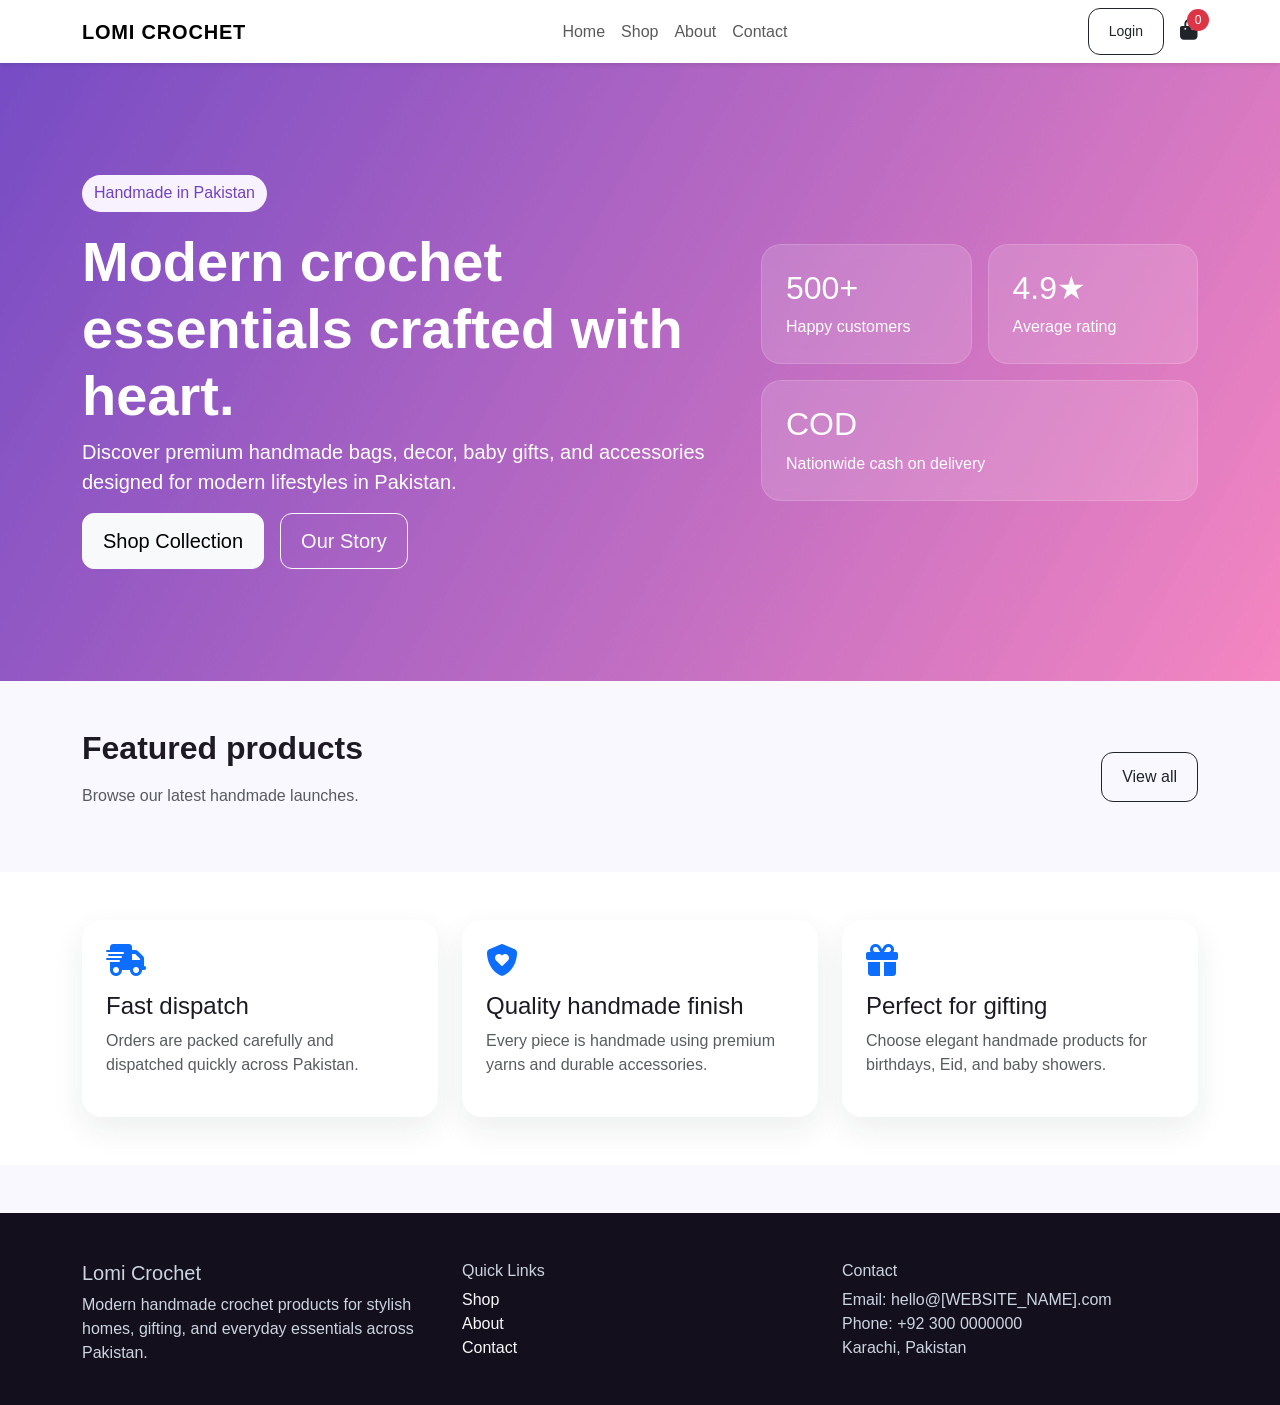
<file: index.html>
<!DOCTYPE html>
<html lang="en">
<head>
  <meta charset="UTF-8"><meta name="viewport" content="width=device-width, initial-scale=1.0">
  <title>Lomi Crochet | Modern Handmade Crafts</title>
  <meta name="description" content="Modern handmade crochet eCommerce website for Pakistan with PKR pricing, responsive shopping experience, and secure checkout.">
  <meta name="keywords" content="crochet, handmade, Pakistan, crafts, ecommerce, [PRODUCT_TYPE]">
  <link rel="stylesheet" href="https://cdn.jsdelivr.net/npm/bootstrap@5.3.3/dist/css/bootstrap.min.css">
  <link rel="stylesheet" href="https://cdnjs.cloudflare.com/ajax/libs/font-awesome/6.5.2/css/all.min.css">
  <link rel="stylesheet" href="css/style.css">
</head>
<body>
<nav class="navbar navbar-expand-lg navbar-light bg-white sticky-top shadow-sm"><div class="container"><a class="navbar-brand text-uppercase" href="index.html">Lomi Crochet</a><button class="navbar-toggler" type="button" data-bs-toggle="collapse" data-bs-target="#navMenu"><span class="navbar-toggler-icon"></span></button><div class="collapse navbar-collapse" id="navMenu"><ul class="navbar-nav mx-auto"><li class="nav-item"><a class="nav-link" href="index.html">Home</a></li><li class="nav-item"><a class="nav-link" href="shop.html">Shop</a></li><li class="nav-item"><a class="nav-link" href="about.html">About</a></li><li class="nav-item"><a class="nav-link" href="contact.html">Contact</a></li></ul><div class="d-flex gap-3 align-items-center"><a href="login.html" class="btn btn-outline-dark btn-sm">Login</a><a href="cart.html" class="position-relative text-dark text-decoration-none"><i class="fas fa-shopping-bag fs-5"></i><span class="cart-count position-absolute top-0 start-100 translate-middle">0</span></a></div></div></div></nav>
<header class="hero-section"><div class="container"><div class="row align-items-center g-5"><div class="col-lg-7"><span class="badge-soft mb-3 d-inline-block">Handmade in Pakistan</span><h1 class="display-4 fw-bold">Modern crochet essentials crafted with heart.</h1><p class="lead">Discover premium handmade bags, decor, baby gifts, and accessories designed for modern lifestyles in Pakistan.</p><div class="d-flex gap-3"><a href="shop.html" class="btn btn-light btn-lg">Shop Collection</a><a href="about.html" class="btn btn-outline-light btn-lg">Our Story</a></div></div><div class="col-lg-5"><div class="row g-3"><div class="col-6"><div class="hero-stat p-4"><h2>500+</h2><p class="mb-0">Happy customers</p></div></div><div class="col-6"><div class="hero-stat p-4"><h2>4.9★</h2><p class="mb-0">Average rating</p></div></div><div class="col-12"><div class="hero-stat p-4"><h2>COD</h2><p class="mb-0">Nationwide cash on delivery</p></div></div></div></div></div></div></header>
<section class="py-5"><div class="container"><div class="d-flex justify-content-between align-items-center mb-4"><div><h2 class="section-title">Featured products</h2><p class="text-muted">Browse our latest handmade launches.</p></div><a href="shop.html" class="btn btn-outline-dark">View all</a></div><div class="row g-4" id="featuredProducts"></div></div></section>
<section class="py-5 bg-white"><div class="container"><div class="row g-4"><div class="col-md-4"><div class="info-card p-4 h-100"><i class="fas fa-truck-fast fs-2 text-primary mb-3"></i><h4>Fast dispatch</h4><p class="text-muted">Orders are packed carefully and dispatched quickly across Pakistan.</p></div></div><div class="col-md-4"><div class="info-card p-4 h-100"><i class="fas fa-shield-heart fs-2 text-primary mb-3"></i><h4>Quality handmade finish</h4><p class="text-muted">Every piece is handmade using premium yarns and durable accessories.</p></div></div><div class="col-md-4"><div class="info-card p-4 h-100"><i class="fas fa-gift fs-2 text-primary mb-3"></i><h4>Perfect for gifting</h4><p class="text-muted">Choose elegant handmade products for birthdays, Eid, and baby showers.</p></div></div></div></div></section>
<footer class="footer pt-5 pb-4 mt-5"><div class="container"><div class="row g-4"><div class="col-lg-4"><h5>Lomi Crochet</h5><p>Modern handmade crochet products for stylish homes, gifting, and everyday essentials across Pakistan.</p></div><div class="col-lg-4"><h6>Quick Links</h6><ul class="list-unstyled"><li><a class="text-decoration-none text-light" href="shop.html">Shop</a></li><li><a class="text-decoration-none text-light" href="about.html">About</a></li><li><a class="text-decoration-none text-light" href="contact.html">Contact</a></li></ul></div><div class="col-lg-4"><h6>Contact</h6><p>Email: hello@[WEBSITE_NAME].com<br>Phone: +92 300 0000000<br>Karachi, Pakistan</p></div></div></div></footer>
<script src="https://code.jquery.com/jquery-3.7.1.min.js"></script><script src="https://cdn.jsdelivr.net/npm/bootstrap@5.3.3/dist/js/bootstrap.bundle.min.js"></script><script src="js/app.js"></script>
<script>$(function(){ $.getJSON('includes/api.php',{action:'products'},({products})=>{ $('#featuredProducts').html(products.slice(0,3).map(product=>`<div class="col-md-6 col-lg-4"><div class="product-card h-100"><img src="${product.image_url||'images/product-placeholder.svg'}" class="w-100 object-cover" alt="${product.name}"><div class="p-4"><span class="badge-soft">${product.category_name||'Craft'}</span><h5 class="mt-3">${product.name}</h5><p class="text-muted">${product.short_description||product.description.substring(0,90)}...</p><div class="d-flex justify-content-between align-items-center"><span class="price">${App.formatCurrency(product.price)}</span><a href="product.html?id=${product.id}" class="btn btn-primary btn-sm">Details</a></div></div></div></div>`).join('') || '<div class="col-12"><div class="alert alert-light">Add products from the admin panel to populate this section.</div></div>'); }); });</script>
</body></html>
</file>
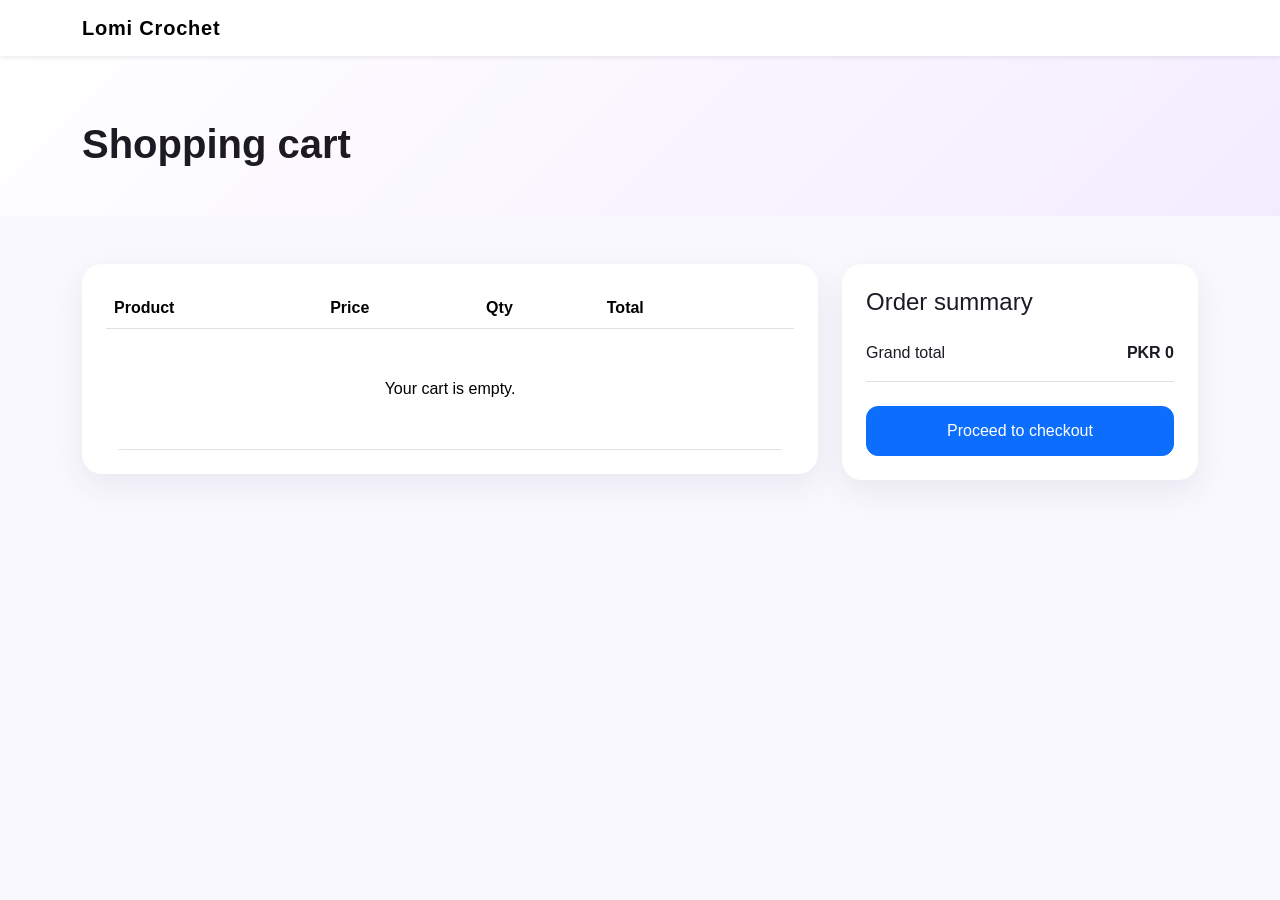
<file: cart.html>
<!DOCTYPE html><html lang="en"><head><meta charset="UTF-8"><meta name="viewport" content="width=device-width, initial-scale=1.0"><title>Your Cart | Lomi Crochet</title><link rel="stylesheet" href="https://cdn.jsdelivr.net/npm/bootstrap@5.3.3/dist/css/bootstrap.min.css"><link rel="stylesheet" href="css/style.css"></head><body><nav class="navbar navbar-expand-lg navbar-light bg-white sticky-top shadow-sm"><div class="container"><a class="navbar-brand" href="index.html">Lomi Crochet</a></div></nav><section class="page-header"><div class="container"><h1 class="display-6 fw-bold">Shopping cart</h1></div></section><section class="py-5"><div class="container"><div class="row g-4"><div class="col-lg-8"><div class="product-card p-4"><div class="table-responsive"><table class="table align-middle mb-0"><thead><tr><th>Product</th><th>Price</th><th>Qty</th><th>Total</th><th></th></tr></thead><tbody id="cartTable"></tbody></table></div></div></div><div class="col-lg-4"><div class="checkout-card p-4"><h4>Order summary</h4><div class="d-flex justify-content-between py-3 border-bottom"><span>Grand total</span><strong id="cartTotal">PKR 0</strong></div><a href="checkout.html" class="btn btn-primary w-100 mt-4">Proceed to checkout</a></div></div></div></div></section><script src="https://code.jquery.com/jquery-3.7.1.min.js"></script><script src="https://cdn.jsdelivr.net/npm/bootstrap@5.3.3/dist/js/bootstrap.bundle.min.js"></script><script src="js/app.js"></script><script src="js/cart.js"></script></body></html>
</file>
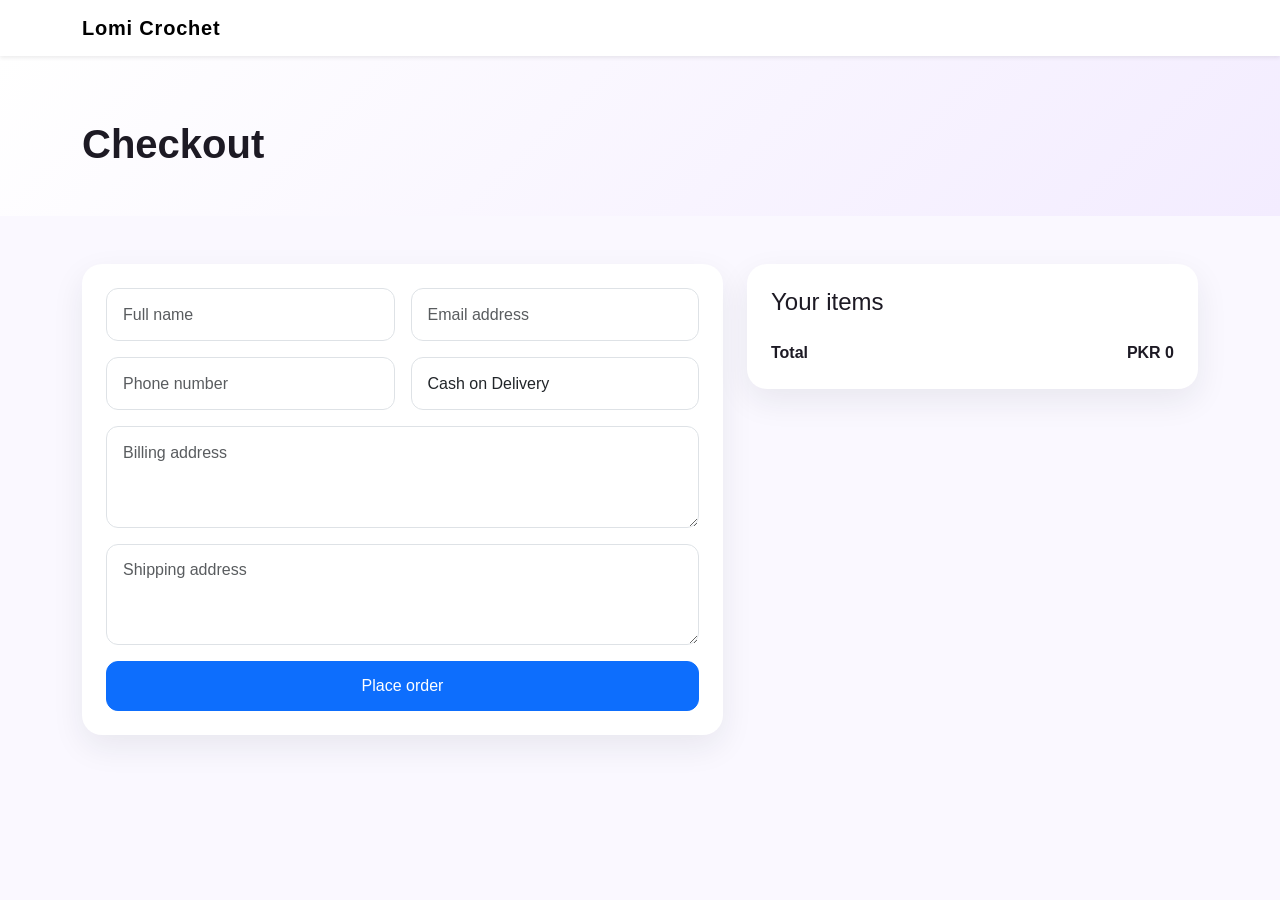
<file: checkout.html>
<!DOCTYPE html><html lang="en"><head><meta charset="UTF-8"><meta name="viewport" content="width=device-width, initial-scale=1.0"><title>Checkout | Lomi Crochet</title><link rel="stylesheet" href="https://cdn.jsdelivr.net/npm/bootstrap@5.3.3/dist/css/bootstrap.min.css"><link rel="stylesheet" href="css/style.css"></head><body><nav class="navbar navbar-expand-lg navbar-light bg-white sticky-top shadow-sm"><div class="container"><a class="navbar-brand" href="index.html">Lomi Crochet</a></div></nav><section class="page-header"><div class="container"><h1 class="display-6 fw-bold">Checkout</h1></div></section><section class="py-5"><div class="container"><div class="row g-4"><div class="col-lg-7"><div class="checkout-card p-4"><form id="checkoutForm" class="row g-3"><div class="col-md-6"><input name="name" class="form-control" placeholder="Full name" required></div><div class="col-md-6"><input type="email" name="email" class="form-control" placeholder="Email address" required></div><div class="col-md-6"><input name="phone" class="form-control" placeholder="Phone number" required></div><div class="col-md-6"><input class="form-control" value="Cash on Delivery" readonly></div><div class="col-12"><textarea name="billing_address" class="form-control" rows="3" placeholder="Billing address" required></textarea></div><div class="col-12"><textarea name="shipping_address" class="form-control" rows="3" placeholder="Shipping address" required></textarea></div><div class="col-12"><button class="btn btn-primary w-100">Place order</button></div></form></div></div><div class="col-lg-5"><div class="checkout-card p-4"><h4>Your items</h4><ul class="list-group list-group-flush mb-3" id="orderSummary"></ul><div class="d-flex justify-content-between"><strong>Total</strong><strong id="checkoutTotal">PKR 0</strong></div></div></div></div></div></section><script src="https://code.jquery.com/jquery-3.7.1.min.js"></script><script src="https://cdn.jsdelivr.net/npm/bootstrap@5.3.3/dist/js/bootstrap.bundle.min.js"></script><script src="js/app.js"></script><script src="js/checkout.js"></script></body></html>
</file>
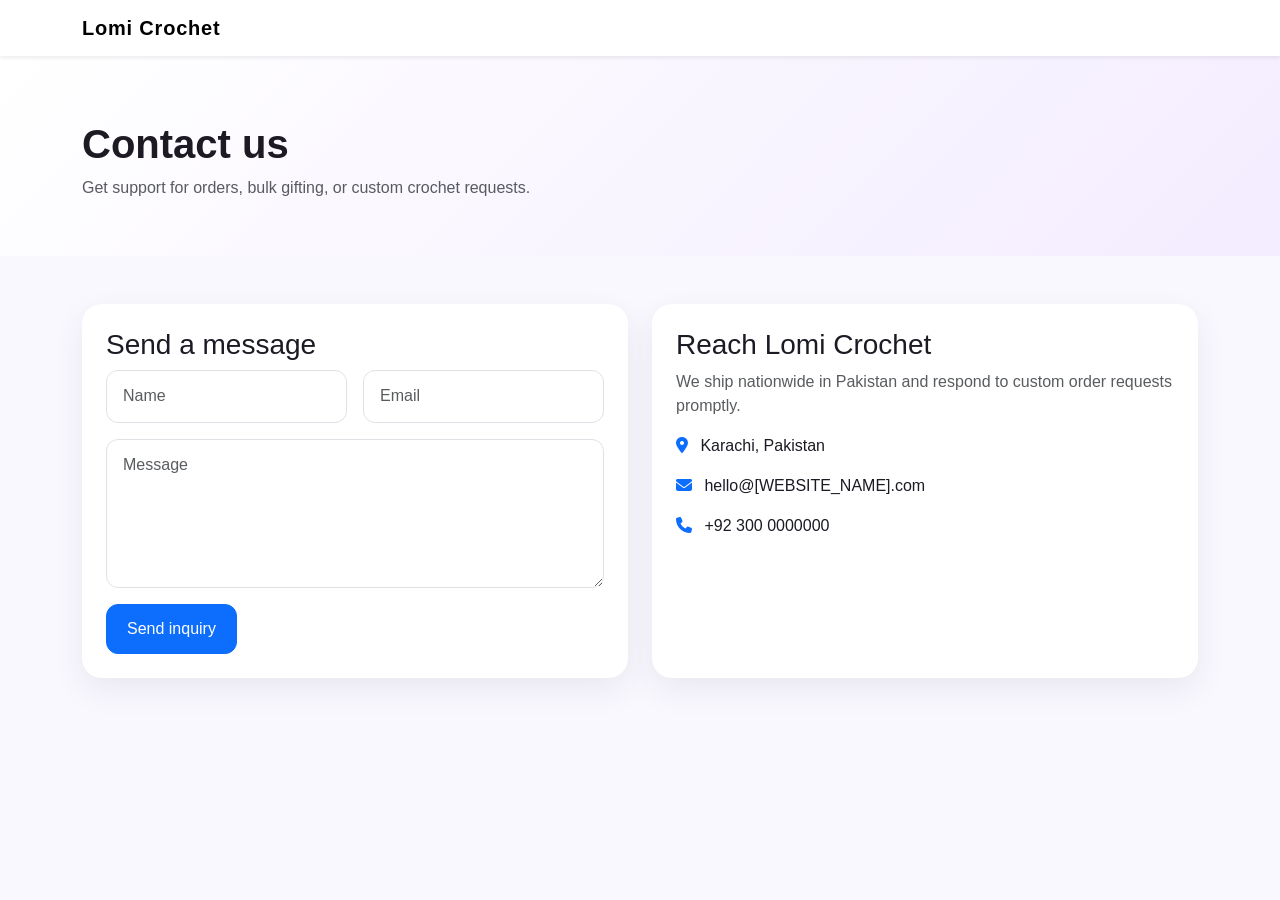
<file: contact.html>
<!DOCTYPE html><html lang="en"><head><meta charset="UTF-8"><meta name="viewport" content="width=device-width, initial-scale=1.0"><title>Contact | Lomi Crochet</title><link rel="stylesheet" href="https://cdn.jsdelivr.net/npm/bootstrap@5.3.3/dist/css/bootstrap.min.css"><link rel="stylesheet" href="https://cdnjs.cloudflare.com/ajax/libs/font-awesome/6.5.2/css/all.min.css"><link rel="stylesheet" href="css/style.css"></head><body><nav class="navbar navbar-expand-lg navbar-light bg-white shadow-sm"><div class="container"><a class="navbar-brand" href="index.html">Lomi Crochet</a></div></nav><section class="page-header"><div class="container"><h1 class="display-6 fw-bold">Contact us</h1><p class="text-muted">Get support for orders, bulk gifting, or custom crochet requests.</p></div></section><section class="py-5"><div class="container"><div class="row g-4"><div class="col-lg-6"><div class="checkout-card p-4"><h3>Send a message</h3><form class="row g-3"><div class="col-md-6"><input class="form-control" placeholder="Name"></div><div class="col-md-6"><input class="form-control" placeholder="Email"></div><div class="col-12"><textarea class="form-control" rows="5" placeholder="Message"></textarea></div><div class="col-12"><button type="button" class="btn btn-primary" onclick="App.toast('Message ready for backend integration.')">Send inquiry</button></div></form></div></div><div class="col-lg-6"><div class="info-card p-4 h-100"><h3>Reach Lomi Crochet</h3><p class="text-muted">We ship nationwide in Pakistan and respond to custom order requests promptly.</p><ul class="list-unstyled"><li class="mb-3"><i class="fas fa-location-dot text-primary me-2"></i> Karachi, Pakistan</li><li class="mb-3"><i class="fas fa-envelope text-primary me-2"></i> hello@[WEBSITE_NAME].com</li><li class="mb-3"><i class="fas fa-phone text-primary me-2"></i> +92 300 0000000</li></ul></div></div></div></div></section><script src="https://code.jquery.com/jquery-3.7.1.min.js"></script><script src="https://cdn.jsdelivr.net/npm/bootstrap@5.3.3/dist/js/bootstrap.bundle.min.js"></script><script src="js/app.js"></script></body></html>
</file>
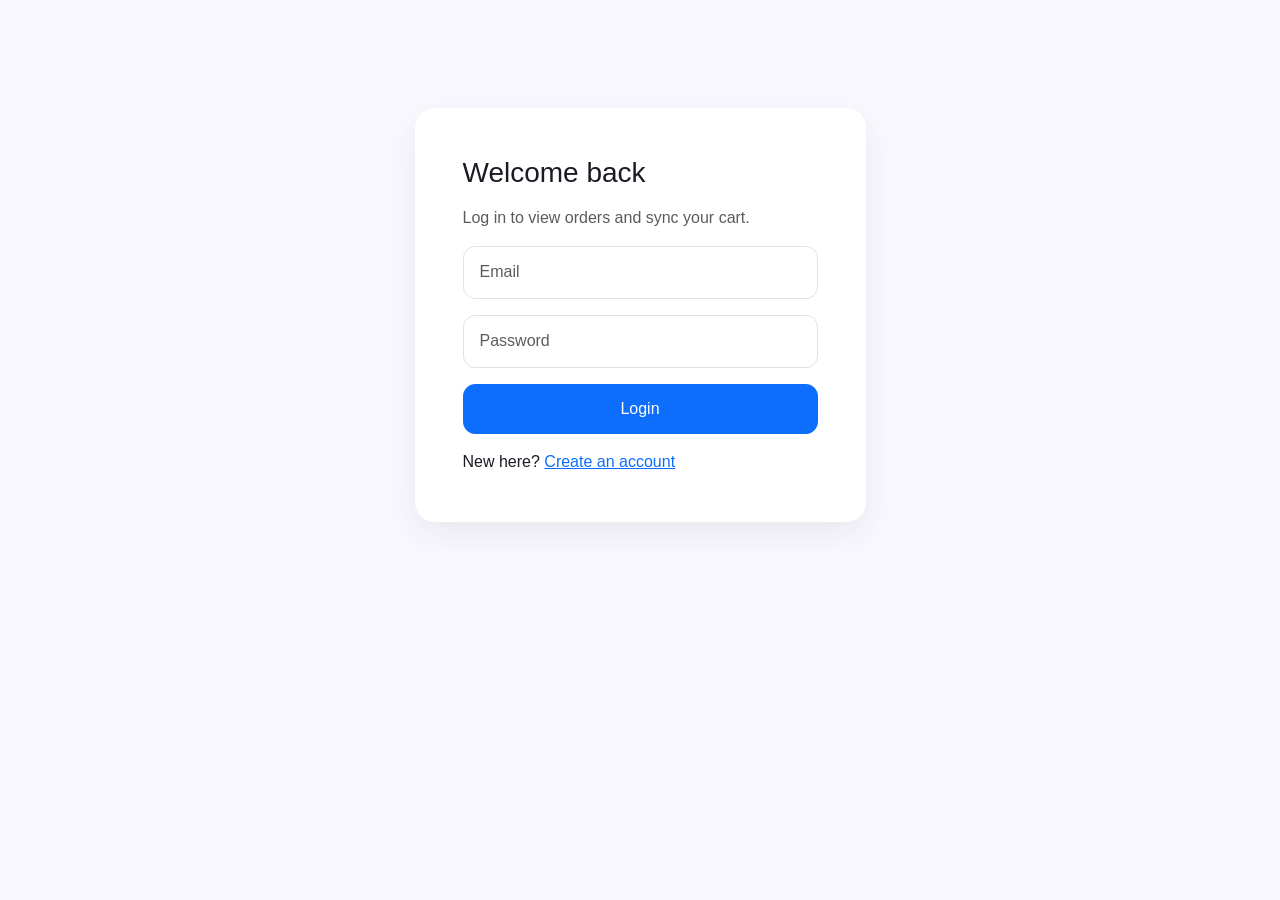
<file: login.html>
<!DOCTYPE html><html lang="en"><head><meta charset="UTF-8"><meta name="viewport" content="width=device-width, initial-scale=1.0"><title>Login | Lomi Crochet</title><link rel="stylesheet" href="https://cdn.jsdelivr.net/npm/bootstrap@5.3.3/dist/css/bootstrap.min.css"><link rel="stylesheet" href="css/style.css"></head><body><section class="min-vh-70 d-flex align-items-center py-5"><div class="container"><div class="row justify-content-center"><div class="col-lg-5"><div class="checkout-card p-4 p-lg-5"><h1 class="h3 mb-3">Welcome back</h1><p class="text-muted">Log in to view orders and sync your cart.</p><form id="loginForm" class="row g-3"><div class="col-12"><input type="email" name="email" class="form-control" placeholder="Email" required></div><div class="col-12"><input type="password" name="password" class="form-control" placeholder="Password" required></div><div class="col-12"><button class="btn btn-primary w-100">Login</button></div></form><p class="mt-3 mb-0">New here? <a href="register.html">Create an account</a></p></div></div></div></div></section><script src="https://code.jquery.com/jquery-3.7.1.min.js"></script><script src="https://cdn.jsdelivr.net/npm/bootstrap@5.3.3/dist/js/bootstrap.bundle.min.js"></script><script src="js/app.js"></script><script src="js/auth.js"></script></body></html>
</file>
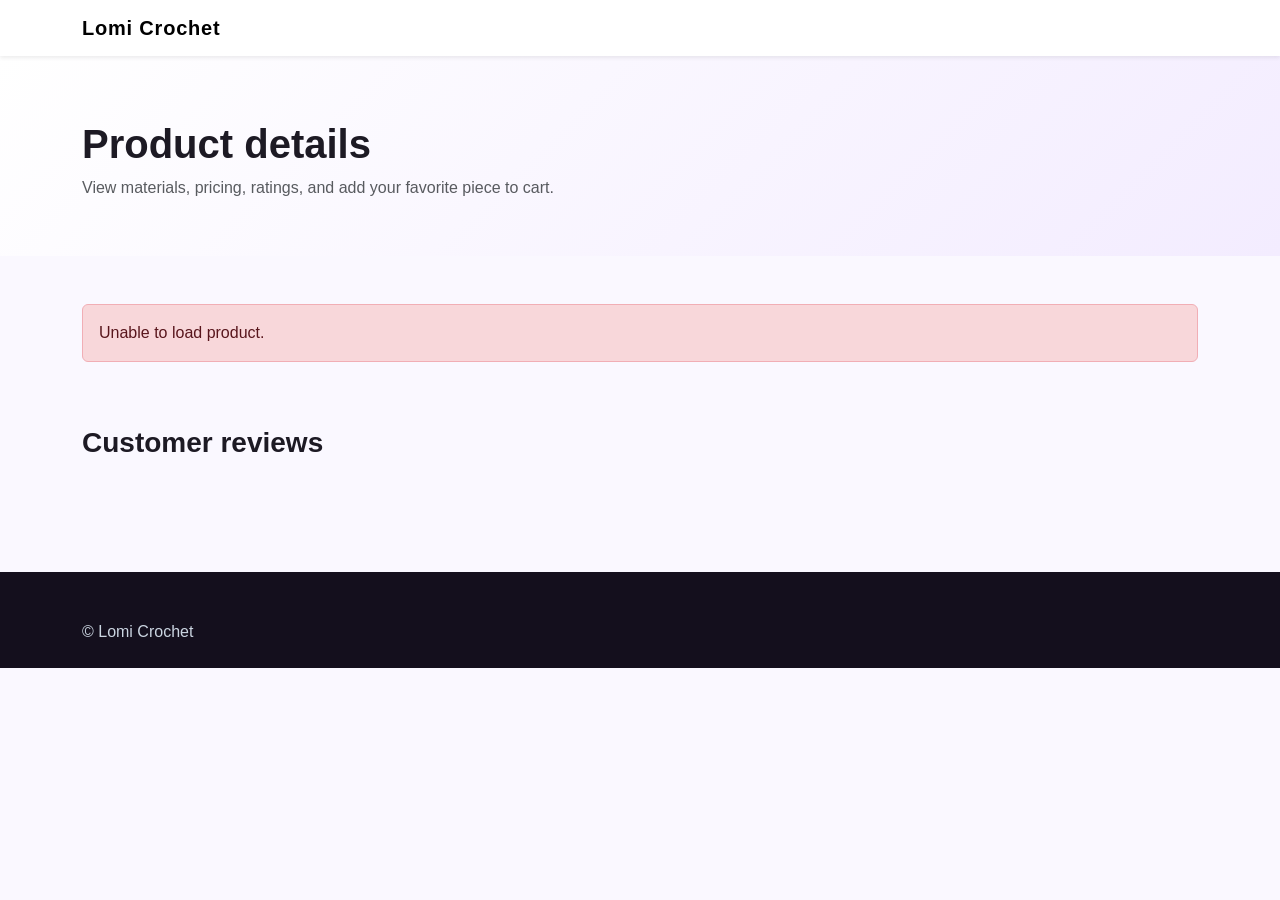
<file: product.html>
<!DOCTYPE html><html lang="en"><head><meta charset="UTF-8"><meta name="viewport" content="width=device-width, initial-scale=1.0"><title>Product Details | Lomi Crochet</title><link rel="stylesheet" href="https://cdn.jsdelivr.net/npm/bootstrap@5.3.3/dist/css/bootstrap.min.css"><link rel="stylesheet" href="https://cdnjs.cloudflare.com/ajax/libs/font-awesome/6.5.2/css/all.min.css"><link rel="stylesheet" href="css/style.css"></head><body><nav class="navbar navbar-expand-lg navbar-light bg-white sticky-top shadow-sm"><div class="container"><a class="navbar-brand" href="index.html">Lomi Crochet</a></div></nav><section class="page-header"><div class="container"><h1 class="display-6 fw-bold">Product details</h1><p class="text-muted">View materials, pricing, ratings, and add your favorite piece to cart.</p></div></section><section class="py-5"><div class="container"><div class="row g-5 align-items-start" id="productDetail"></div><div class="row mt-5"><div class="col-lg-8"><h3 class="section-title">Customer reviews</h3><div id="reviewList"></div></div></div></div></section><footer class="footer pt-5 pb-4 mt-5"><div class="container"><p class="mb-0">© Lomi Crochet</p></div></footer><script src="https://code.jquery.com/jquery-3.7.1.min.js"></script><script src="https://cdn.jsdelivr.net/npm/bootstrap@5.3.3/dist/js/bootstrap.bundle.min.js"></script><script src="js/app.js"></script><script src="js/product.js"></script></body></html>
</file>
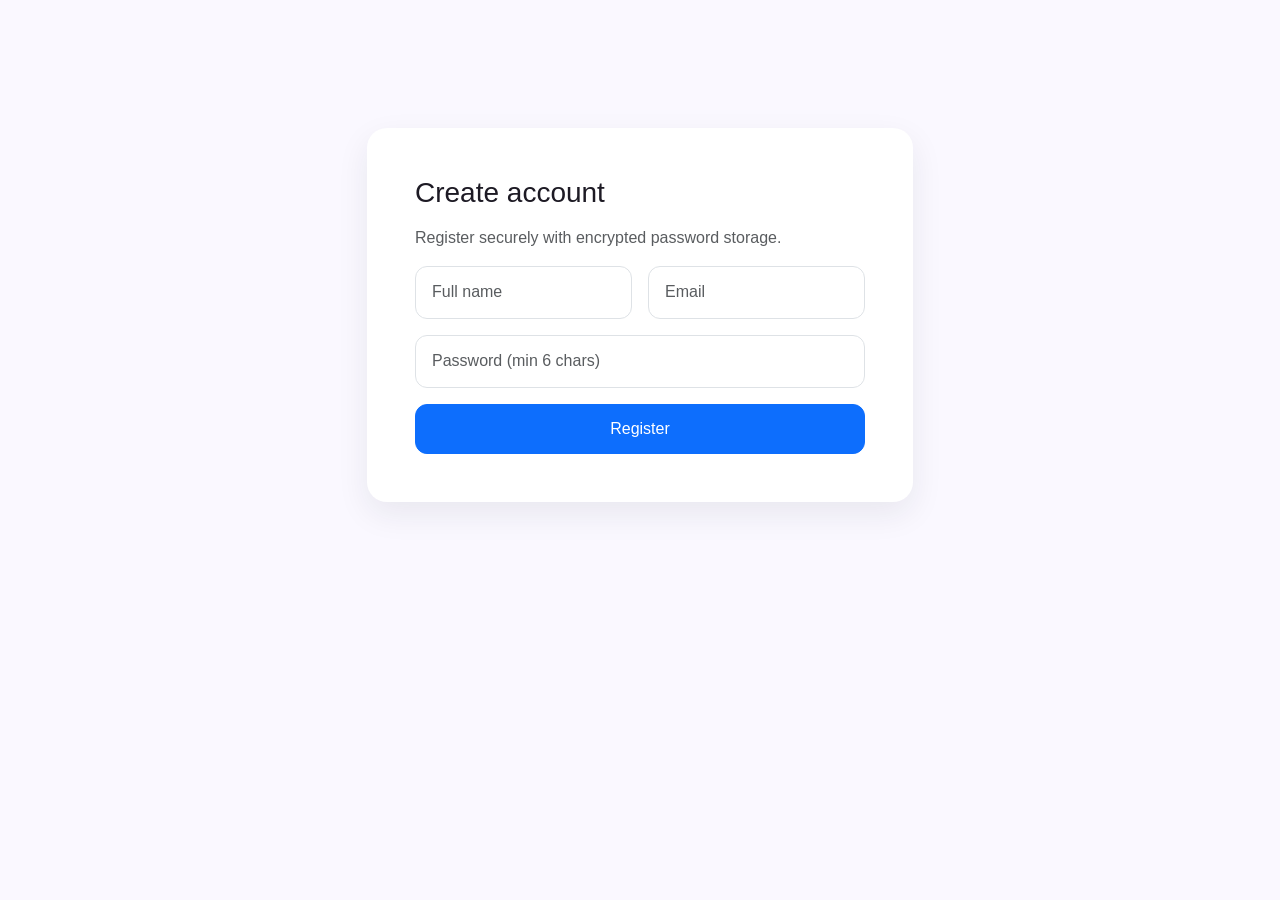
<file: register.html>
<!DOCTYPE html><html lang="en"><head><meta charset="UTF-8"><meta name="viewport" content="width=device-width, initial-scale=1.0"><title>Register | Lomi Crochet</title><link rel="stylesheet" href="https://cdn.jsdelivr.net/npm/bootstrap@5.3.3/dist/css/bootstrap.min.css"><link rel="stylesheet" href="css/style.css"></head><body><section class="min-vh-70 d-flex align-items-center py-5"><div class="container"><div class="row justify-content-center"><div class="col-lg-6"><div class="checkout-card p-4 p-lg-5"><h1 class="h3 mb-3">Create account</h1><p class="text-muted">Register securely with encrypted password storage.</p><form id="registerForm" class="row g-3"><div class="col-md-6"><input name="name" class="form-control" placeholder="Full name" required></div><div class="col-md-6"><input type="email" name="email" class="form-control" placeholder="Email" required></div><div class="col-12"><input type="password" name="password" class="form-control" placeholder="Password (min 6 chars)" required></div><div class="col-12"><button class="btn btn-primary w-100">Register</button></div></form></div></div></div></div></section><script src="https://code.jquery.com/jquery-3.7.1.min.js"></script><script src="https://cdn.jsdelivr.net/npm/bootstrap@5.3.3/dist/js/bootstrap.bundle.min.js"></script><script src="js/app.js"></script><script src="js/auth.js"></script></body></html>
</file>
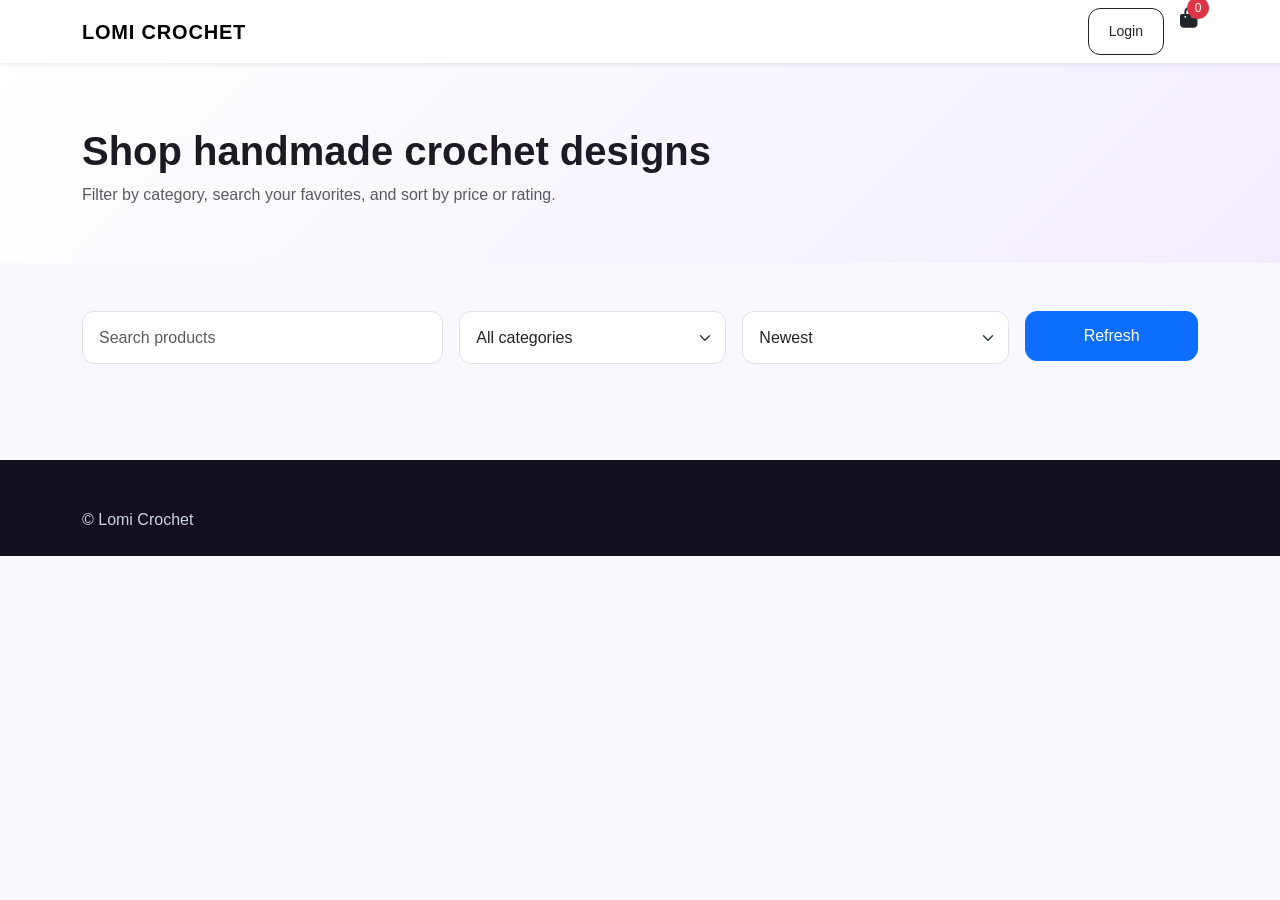
<file: shop.html>
<!DOCTYPE html><html lang="en"><head><meta charset="UTF-8"><meta name="viewport" content="width=device-width, initial-scale=1.0"><title>Shop | Lomi Crochet</title><meta name="description" content="Browse handmade crochet items in Pakistan."><link rel="stylesheet" href="https://cdn.jsdelivr.net/npm/bootstrap@5.3.3/dist/css/bootstrap.min.css"><link rel="stylesheet" href="https://cdnjs.cloudflare.com/ajax/libs/font-awesome/6.5.2/css/all.min.css"><link rel="stylesheet" href="css/style.css"></head><body><nav class="navbar navbar-expand-lg navbar-light bg-white sticky-top shadow-sm"><div class="container"><a class="navbar-brand text-uppercase" href="index.html">Lomi Crochet</a><div class="ms-auto d-flex gap-3"><a href="login.html" class="btn btn-outline-dark btn-sm">Login</a><a href="cart.html" class="position-relative text-dark text-decoration-none"><i class="fas fa-shopping-bag fs-5"></i><span class="cart-count position-absolute top-0 start-100 translate-middle">0</span></a></div></div></nav><section class="page-header"><div class="container"><h1 class="display-6 fw-bold">Shop handmade crochet designs</h1><p class="text-muted">Filter by category, search your favorites, and sort by price or rating.</p></div></section><section class="py-5"><div class="container"><div class="row g-3 mb-4"><div class="col-lg-4"><input id="searchInput" class="form-control" placeholder="Search products"></div><div class="col-lg-3"><select id="categoryFilter" class="form-select"><option value="">All categories</option></select></div><div class="col-lg-3"><select id="sortFilter" class="form-select"><option value="latest">Newest</option><option value="price_low">Price low to high</option><option value="price_high">Price high to low</option><option value="rating">Top rated</option></select></div><div class="col-lg-2"><button id="searchForm" class="btn btn-primary w-100">Refresh</button></div></div><div class="row g-4" id="product-list"></div></div></section><footer class="footer pt-5 pb-4 mt-5"><div class="container"><p class="mb-0">© Lomi Crochet</p></div></footer><script src="https://code.jquery.com/jquery-3.7.1.min.js"></script><script src="https://cdn.jsdelivr.net/npm/bootstrap@5.3.3/dist/js/bootstrap.bundle.min.js"></script><script src="js/app.js"></script><script src="js/shop.js"></script></body></html>
</file>
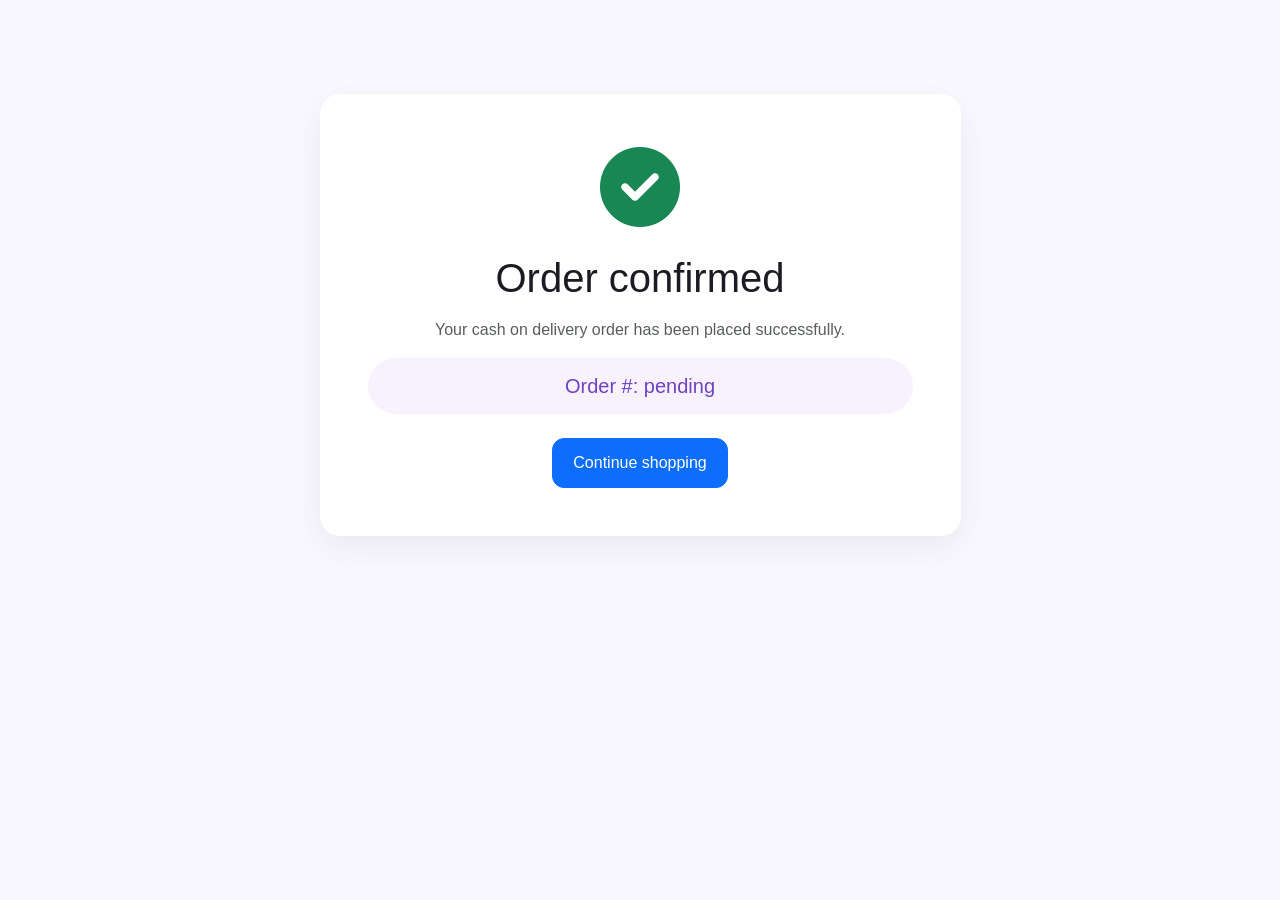
<file: success.html>
<!DOCTYPE html><html lang="en"><head><meta charset="UTF-8"><meta name="viewport" content="width=device-width, initial-scale=1.0"><title>Order Success | Lomi Crochet</title><link rel="stylesheet" href="https://cdn.jsdelivr.net/npm/bootstrap@5.3.3/dist/css/bootstrap.min.css"><link rel="stylesheet" href="https://cdnjs.cloudflare.com/ajax/libs/font-awesome/6.5.2/css/all.min.css"><link rel="stylesheet" href="css/style.css"></head><body><section class="min-vh-70 d-flex align-items-center py-5"><div class="container"><div class="row justify-content-center"><div class="col-lg-7"><div class="checkout-card p-5 text-center"><div class="display-1 text-success mb-3"><i class="fas fa-circle-check"></i></div><h1 class="mb-3">Order confirmed</h1><p class="text-muted mb-3">Your cash on delivery order has been placed successfully.</p><h5 id="orderNumberBox" class="badge-soft p-3"></h5><div class="mt-4"><a href="shop.html" class="btn btn-primary">Continue shopping</a></div></div></div></div></div></section><script src="https://code.jquery.com/jquery-3.7.1.min.js"></script><script src="js/app.js"></script><script>$(function(){const order=new URLSearchParams(location.search).get('order');$('#orderNumberBox').text(order?`Order #: ${order}`:'Order #: pending');});</script></body></html>
</file>
<file: css/style.css>
:root {
  --primary: #6f42c1;
  --secondary: #f8f2ff;
  --dark: #1d1a24;
  --light: #ffffff;
  --muted: #6c757d;
}
body { font-family: Arial, sans-serif; color: var(--dark); background: #faf8ff; }
.hero-section { background: linear-gradient(120deg, rgba(111,66,193,.95), rgba(244,114,182,.85)), url('https://images.unsplash.com/photo-1515377905703-c4788e51af15?auto=format&fit=crop&w=1400&q=80') center/cover; color:#fff; padding: 7rem 0; }
.section-title { font-weight: 700; margin-bottom: 1rem; }
.product-card,.info-card,.checkout-card,.dashboard-card,.admin-card { background:#fff; border:none; box-shadow:0 12px 32px rgba(31,41,55,.08); border-radius:20px; overflow:hidden; }
.product-card img { height: 240px; object-fit: cover; }
.price { color: var(--primary); font-size: 1.2rem; font-weight: 700; }
.badge-soft { background: var(--secondary); color: var(--primary); border-radius:50rem; padding:.4rem .75rem; }
.navbar-brand { font-weight:700; letter-spacing:.04em; }
.footer { background:#140f1d; color:#cbd5e1; }
.rating-stars { color:#f59e0b; }
.cart-count { min-width: 22px; height: 22px; display:inline-flex; align-items:center; justify-content:center; border-radius:50%; background:#dc3545; color:#fff; font-size:.75rem; }
.toast-container { z-index: 1080; }
.form-control, .form-select { border-radius: 12px; padding: .85rem 1rem; }
.btn { border-radius: 12px; padding:.75rem 1.25rem; }
.hero-stat { background: rgba(255,255,255,.14); border:1px solid rgba(255,255,255,.15); border-radius:20px; backdrop-filter: blur(6px); }
.table-responsive { border-radius: 16px; overflow: hidden; }
.page-header { background: linear-gradient(135deg, #fff, #f3ecff); padding: 4rem 0 2.5rem; }
.object-cover { object-fit: cover; }
.min-vh-70 { min-height: 70vh; }
</file>
